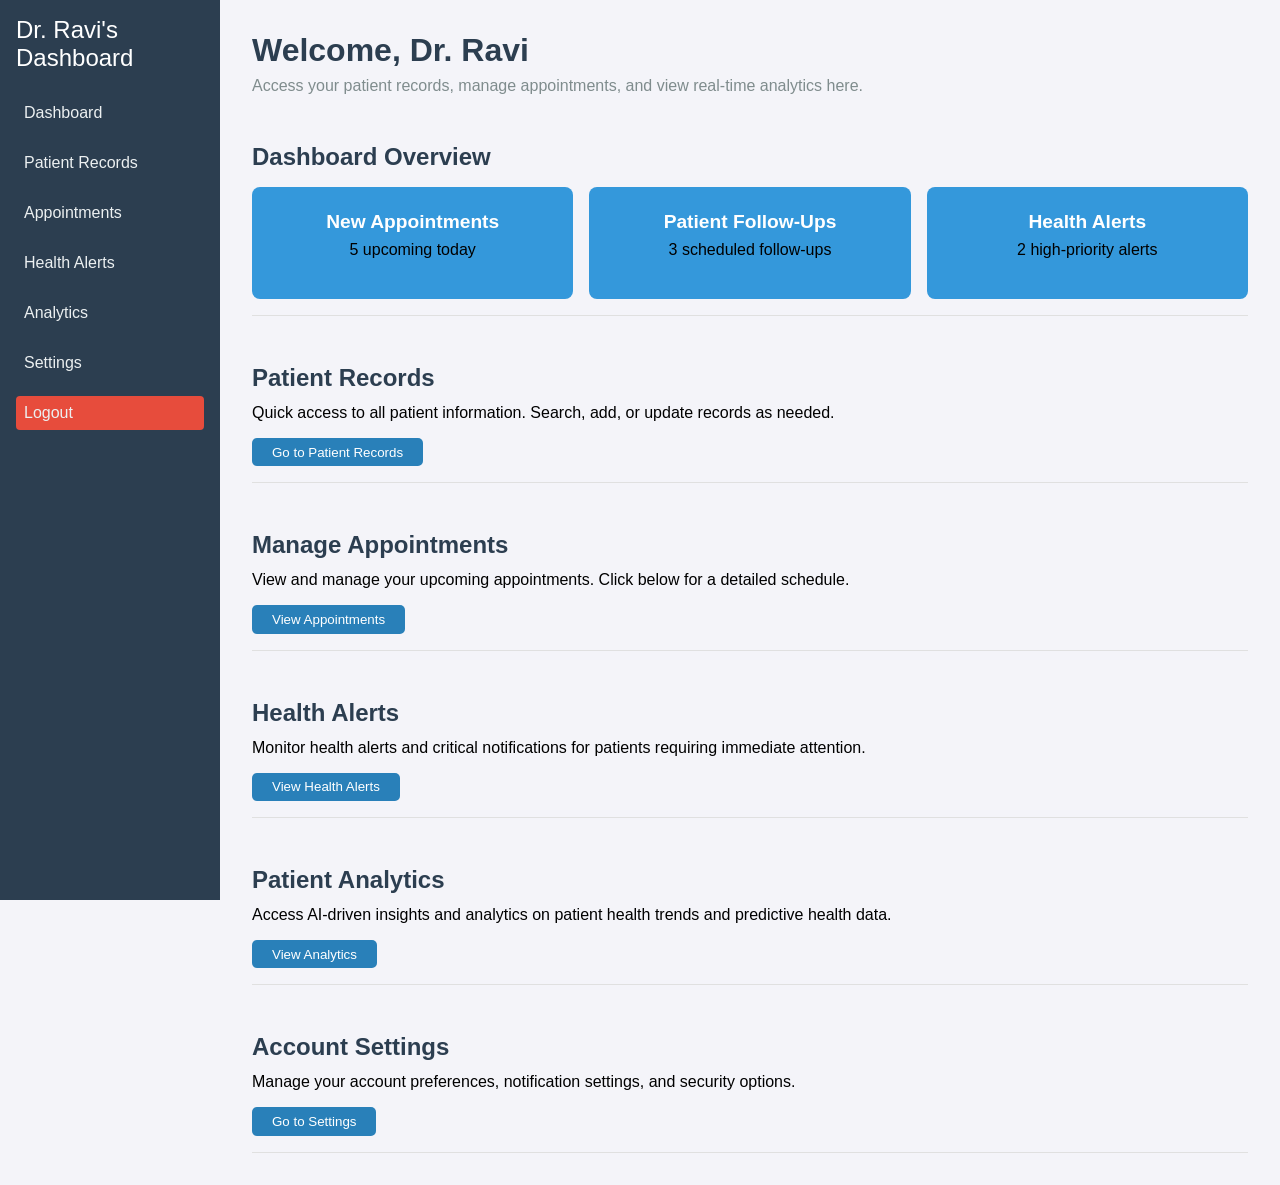
<file: Doctor Page/index.html>
<!DOCTYPE html>
<html lang="en">
<head>
    <meta charset="UTF-8">
    <meta name="viewport" content="width=device-width, initial-scale=1.0">
    <title>Doctor's Dashboard - Healthcare Platform</title>
    <link rel="stylesheet" href="styles.css">
</head>
<body>
    <!-- Sidebar Navigation -->
    <aside class="sidebar">
        <div class="logo">Dr. Ravi's Dashboard</div>
        <ul>
            <li><a href="#dashboard">Dashboard</a></li>
            <li><a href="#patient-records">Patient Records</a></li>
            <li><a href="#appointments">Appointments</a></li>
            <li><a href="#health-alerts">Health Alerts</a></li>
            <li><a href="#analytics">Analytics</a></li>
            <li><a href="#settings">Settings</a></li>
            <li><a href="#logout" class="logout-btn">Logout</a></li>
        </ul>
    </aside>

    <!-- Main Content Area -->
    <main class="main-content">
        <!-- Dashboard Header -->
        <header class="header">
            <h1>Welcome, Dr. Ravi</h1>
            <p>Access your patient records, manage appointments, and view real-time analytics here.</p>
        </header>

        <!-- Dashboard Overview Section -->
        <section id="dashboard" class="content-section">
            <h2>Dashboard Overview</h2>
            <div class="overview-grid">
                <div class="overview-item">
                    <h3>New Appointments</h3>
                    <p class="subscripts">5 upcoming today</p>
                </div>
                <div class="overview-item">
                    <h3>Patient Follow-Ups</h3>
                    <p>3 scheduled follow-ups</p>
                </div>
                <div class="overview-item">
                    <h3>Health Alerts</h3>
                    <p>2 high-priority alerts</p>
                </div>
            </div>
        </section>

        <!-- Patient Records Section -->
        <section id="patient-records" class="content-section">
            <h2>Patient Records</h2>
            <p>Quick access to all patient information. Search, add, or update records as needed.</p>
            <button class="btn-primary">Go to Patient Records</button>
        </section>

        <!-- Appointments Section -->
        <section id="appointments" class="content-section">
            <h2>Manage Appointments</h2>
            <p>View and manage your upcoming appointments. Click below for a detailed schedule.</p>
            <button class="btn-primary">View Appointments</button>
        </section>

        <!-- Health Alerts Section -->
        <section id="health-alerts" class="content-section">
            <h2>Health Alerts</h2>
            <p>Monitor health alerts and critical notifications for patients requiring immediate attention.</p>
            <button class="btn-primary">View Health Alerts</button>
        </section>

        <!-- Analytics Section -->
        <section id="analytics" class="content-section">
            <h2>Patient Analytics</h2>
            <p>Access AI-driven insights and analytics on patient health trends and predictive health data.</p>
            <button class="btn-primary">View Analytics</button>
        </section>

        <!-- Settings Section -->
        <section id="settings" class="content-section">
            <h2>Account Settings</h2>
            <p>Manage your account preferences, notification settings, and security options.</p>
            <button class="btn-primary">Go to Settings</button>
        </section>
    </main>
</body>
</html>
</file>
<file: Doctor Page/styles.css>
/* Reset Styles */
* {
    margin: 0;
    padding: 0;
    box-sizing: border-box;
    font-family: Arial, sans-serif;
}

body {
    display: flex;
    background-color: #f4f4f9;
    color: #333;
}

/* Sidebar Navigation */
.sidebar {
    width: 220px;
    background-color: #2c3e50;
    color: white;
    height: 100vh;
    padding: 1em;
    position: fixed;
}

.sidebar .logo {
    font-size: 1.5em;
    margin-bottom: 1em;
}

.sidebar ul {
    list-style: none;
}

.sidebar ul li {
    margin: 1em 0;
}

.sidebar ul li a {
    color: #ecf0f1;
    text-decoration: none;
    display: block;
    padding: 0.5em;
    border-radius: 4px;
}

.sidebar ul li a:hover, .sidebar ul li a.logout-btn {
    background-color: #e74c3c;
}

/* Main Content */
.main-content {
    margin-left: 220px;
    padding: 2em;
    width: 100%;
}

/* Header */
.header h1 {
    font-size: 2em;
    color: #2c3e50;
}

.header p {
    margin-top: 0.5em;
    color: #7f8c8d;
}

/* Content Sections */
.content-section {
    margin-top: 2em;
    padding: 1em 0;
    border-bottom: 1px solid #e0e0e0;
}

.content-section h2 {
    color: #2c3e50;
    margin-bottom: 0.5em;
}

.content-section p {
    color: black;
    margin-bottom: 1em;
}

/* Overview Grid */
.overview-grid {
    display: flex;
    gap: 1em;
    margin-top: 1em;
}

.overview-item {
    background-color: #3498db;
    color: white;
    padding: 1.5em;
    border-radius: 8px;
    flex: 1;
    text-align: center;
}

.overview-item h3 {
    font-size: 1.2em;
}

.overview-item p {
    font-size: 1em;
    margin-top: 0.5em;
}

/* Buttons */
.btn-primary {
    background-color: #2980b9;
    color: white;
    padding: 0.5em 1.5em;
    border: none;
    border-radius: 5px;
    cursor: pointer;
    text-align: center;
    text-decoration: none;
}

.btn-primary:hover {
    background-color: #1c5980;
}
</file>
